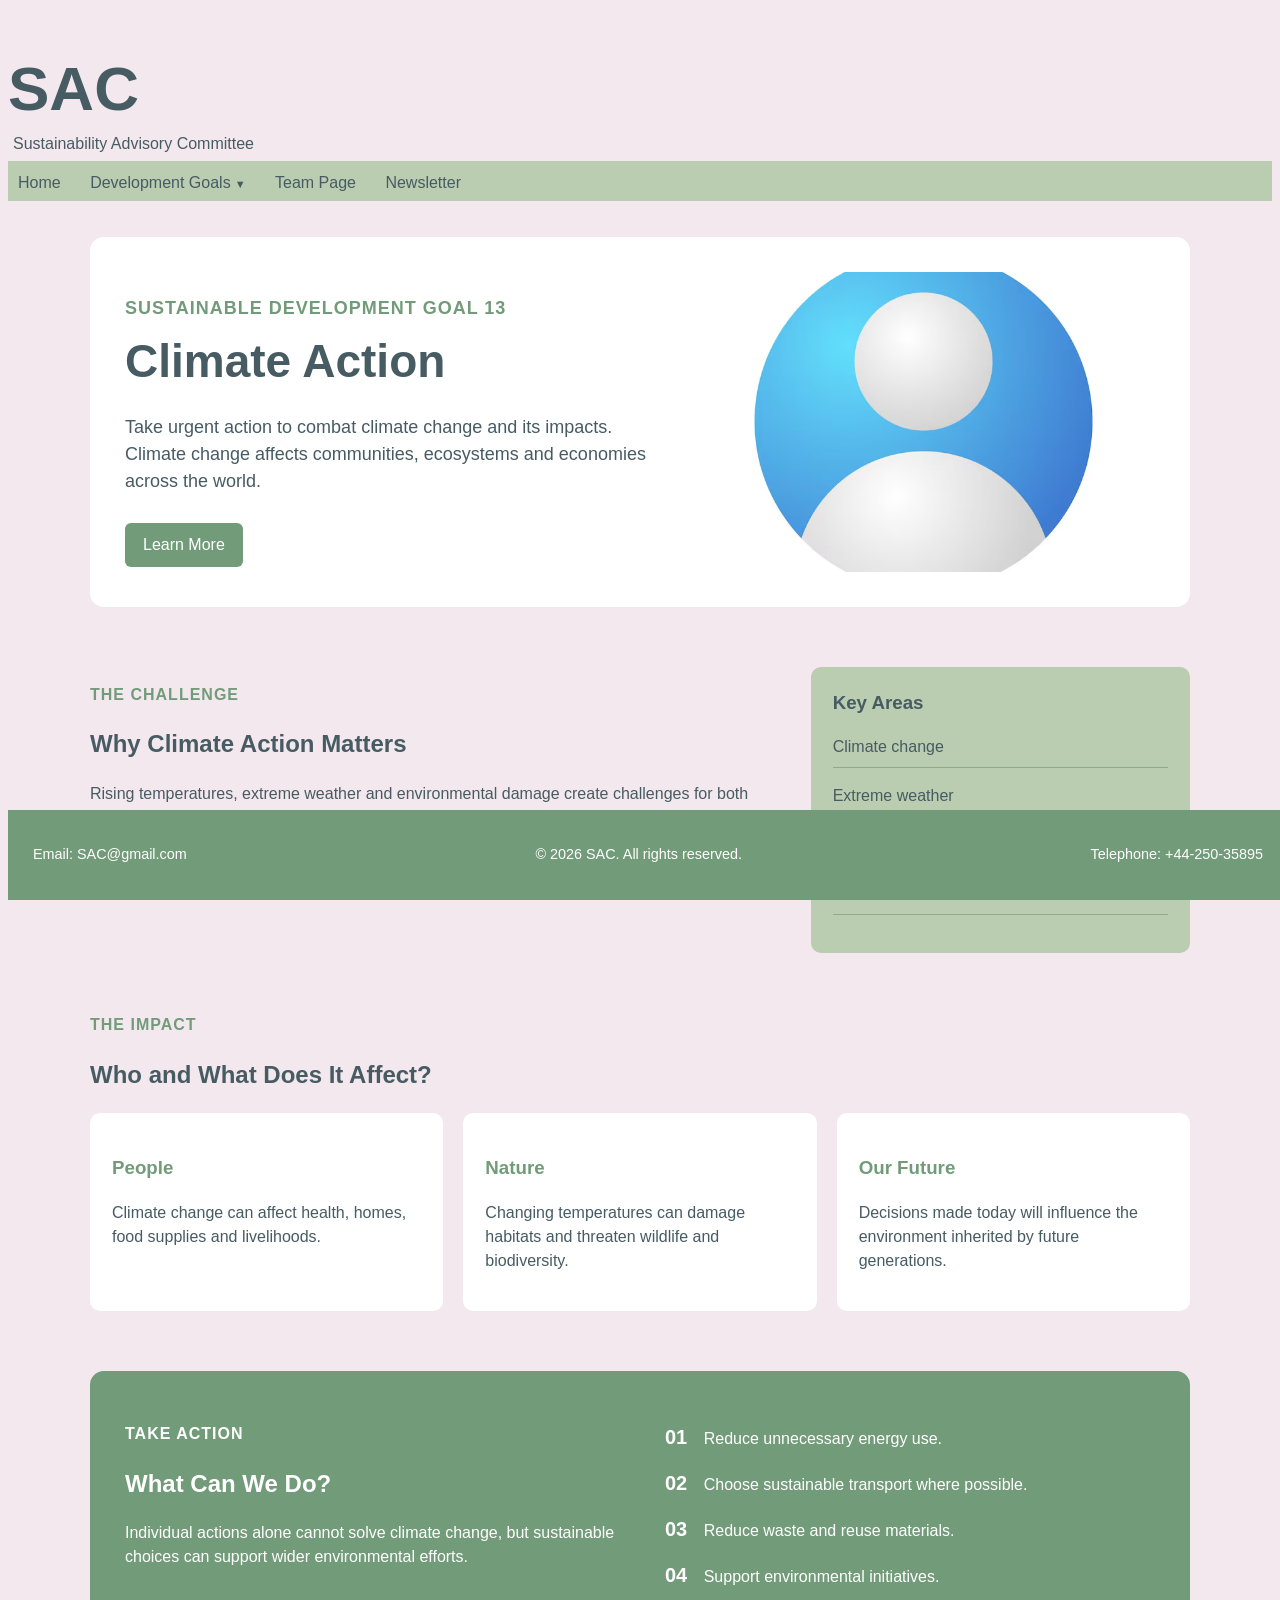
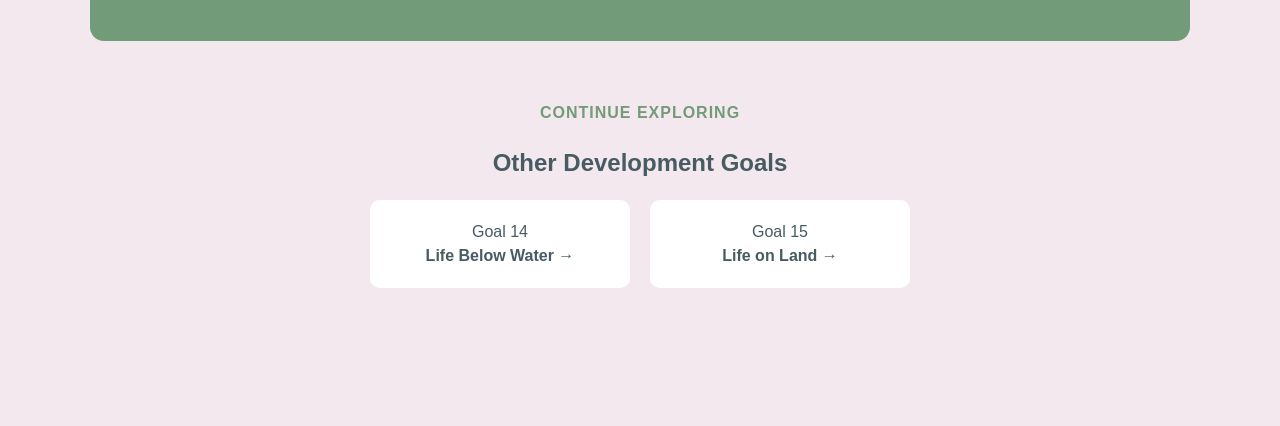
<file: goal13.html>
<!DOCTYPE html>
<html lang="en">

<head>
    <title>Goal 13 - Climate Action</title>
    <meta name="author" content="Kalvin Basha">
    <meta name="description" content="team, organization, members">
    <meta charset="UTF-8">
    <meta name="viewport" content="width=device-width, initial-scale=1.0">
    <link rel="stylesheet" href="sac.css">
</head>

<body>

    <header>
        <h1>SAC</h1>
        <p>Sustainability Advisory Committee</p>

        <nav>
            <ul>
                <li><a href="index.html">Home</a></li>

                <li class="dropdown">

                    <a href="sdgs.html" class="development-link">Development Goals</a>

                <details class="dropdown-details">
                    <summary class="dropdown-arrow"></summary>

                    <ul class="dropdown-menu">
                        <li><a href="goal13.html">Climate Action</a></li>
                        <li><a href="goal14.html">Life Below Water</a></li>
                        <li><a href="goal15.html">Life on Land</a></li>
                    </ul>
                </details>

                </li>

                <li><a href="teampage.html">Team Page</a></li>

                <li><a href="newsletter.html">Newsletter</a></li>
            </ul>
        </nav>
    </header>

    <main class="goal-page">

        <section class="goal-hero">

            <div class="goal-hero-text">
                <p class="section-label">Sustainable Development Goal 13</p>

                <h2>Climate Action</h2>

                <p>Take urgent action to combat climate change and its impacts. Climate change affects communities, ecosystems and economies across the world.</p>

                <a href="#learn-more" class="goal-button">Learn More</a>
            </div>

            <img src="assets/fillerImage.jpg" alt="Climate Action">
        </section>

        <section class="goal-overview" id="learn-more">

            <div>
                <p class="section-label">The Challenge</p>

                <h2>Why Climate Action Matters</h2>

                <p>Rising temperatures, extreme weather and environmental damage create challenges for both people and nature.</p>

                <p>Goal 13 encourages urgent action to reduce climate change, improve resilience and support a more sustainable future.</p>
            </div>

            <aside class="goal-facts">
                <h3>Key Areas</h3>

                <p>Climate change</p>
                <p>Extreme weather</p>
                <p>Carbon emissions</p>
                <p>Environmental resilience</p>
            </aside>

        </section>

        <section class="impact-section">

            <p class="section-label">The Impact</p>
            <h2>Who and What Does It Affect?</h2>

            <div class="impact-cards">

                <article>
                    <h3>People</h3>

                    <p>Climate change can affect health, homes, food supplies and livelihoods.</p>
                </article>

                <article>
                    <h3>Nature</h3>

                    <p>Changing temperatures can damage habitats and threaten wildlife and biodiversity.</p>
                </article>

                <article>
                    <h3>Our Future</h3>

                    <p>Decisions made today will influence the environment inherited by future generations.</p>
                </article>

            </div>

        </section>

        <section class="action-section">

            <div>
                <p class="action-label">TAKE ACTION</p>

                <h2>What Can We Do?</h2>

                <p>Individual actions alone cannot solve climate change, but sustainable choices can support wider environmental efforts.</p>
            </div>

            <div class="action-items">

                <p><strong>01</strong> Reduce unnecessary energy use.</p>

                <p><strong>02</strong> Choose sustainable transport where possible.</p>

                <p><strong>03</strong> Reduce waste and reuse materials.</p>

                <p><strong>04</strong> Support environmental initiatives.</p>

            </div>

        </section>

        <section class="other-goals">

            <p class="section-label">Continue Exploring</p>

            <h2>Other Development Goals</h2>

            <div>
                <a href="goal14.html">Goal 14<br><strong>Life Below Water →</strong></a>

                <a href="goal15.html">Goal 15<br><strong>Life on Land →</strong></a>
            </div>

        </section>

    </main>

        <footer>
            <p>Email: SAC@gmail.com</p>
            <p>&copy; 2026 SAC. All rights reserved.</p>
            <p>Telephone: +44-250-35895</p>
        </footer>

</body>

</html>
</file>
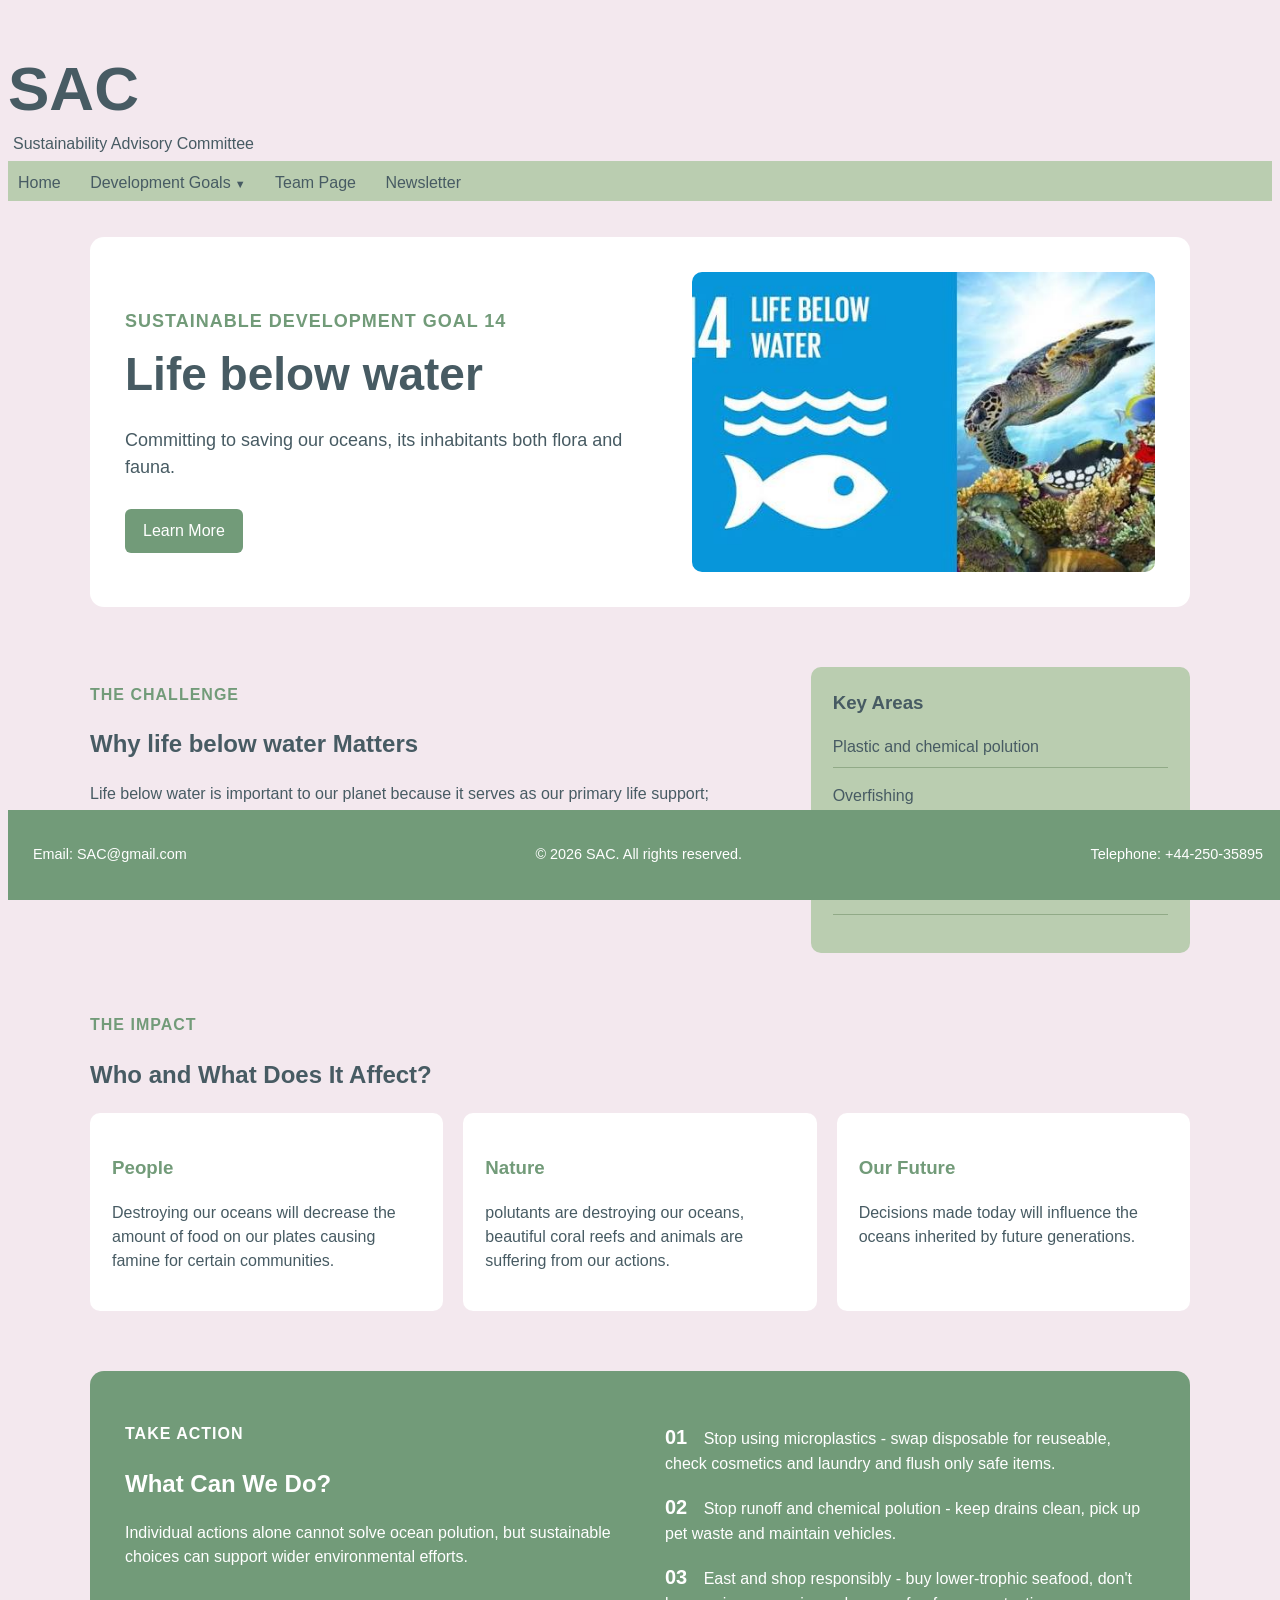
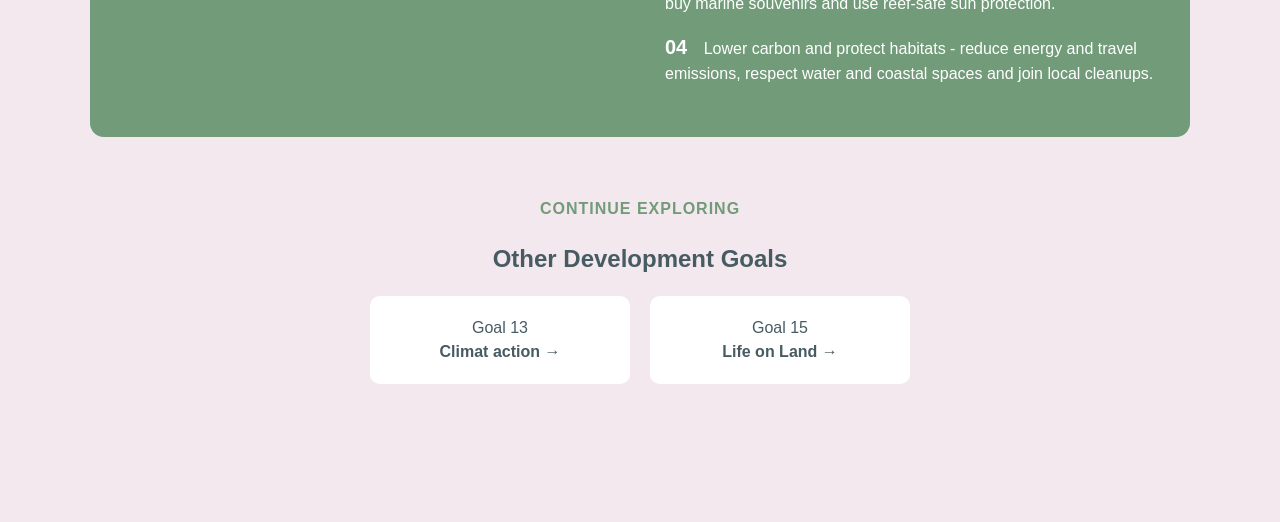
<file: goal14.html>
<!DOCTYPE html>
<html lang="en">

<head>
    <title>Goal 14 - Life below water</title>
    <meta name="author" content="Kalvin Basha & Aiden Fuller">
    <meta name="description" content="team, organization, members">
    <meta charset="UTF-8">
    <meta name="viewport" content="width=device-width, initial-scale=1.0">
    <link rel="stylesheet" href="sac.css">
</head>

<body>

    <header>
        <h1>SAC</h1>
        <p>Sustainability Advisory Committee</p>

        <nav>
            <ul>
                <li><a href="index.html">Home</a></li>

                <li class="dropdown">

                    <a href="sdgs.html" class="development-link">Development Goals</a>

                <details class="dropdown-details">
                    <summary class="dropdown-arrow"></summary>

                    <ul class="dropdown-menu">
                        <li><a href="goal13.html">Climate Action</a></li>
                        <li><a href="goal14.html">Life Below Water</a></li>
                        <li><a href="goal15.html">Life on Land</a></li>
                    </ul>
                </details>

                </li>

                <li><a href="teampage.html">Team Page</a></li>

                <li><a href="newsletter.html">Newsletter</a></li>
            </ul>
        </nav>
    </header>

    <main class="goal-page">

        <section class="goal-hero">

            <div class="goal-hero-text">
                <p class="section-label">Sustainable Development Goal 14</p>

                <h2>Life below water</h2>

                <p>Committing to saving our oceans, its inhabitants both flora and fauna. </p>

                <a href="#learn-more" class="goal-button">Learn More</a>
            </div>

            <img src="assets/LifeBelowWater.jpg" alt="Life below water">
        </section>

        <section class="goal-overview" id="learn-more">

            <div>
                <p class="section-label">The Challenge</p>

                <h2>Why life below water Matters</h2>

                <p>Life below water is important to our planet because it serves as our primary life support; producing over 50% of the Earth's oxygen means we can't live without it. </p>

                <p>Goal 14 encourages urgent action to reduce the damage to our oceans, building a brigther future for the next generation.</p>
            </div>

            <aside class="goal-facts">
                <h3>Key Areas</h3>

                <p>Plastic and chemical polution</p>
                <p>Overfishing</p>
                <p>Acidification</p>
                <p>Coastal habitat destruction</p>
            </aside>

        </section>

        <section class="impact-section">

            <p class="section-label">The Impact</p>
            <h2>Who and What Does It Affect?</h2>

            <div class="impact-cards">

                <article>
                    <h3>People</h3>

                    <p>Destroying our oceans will decrease the amount of food on our plates causing famine for certain communities.</p>
                </article>

                <article>
                    <h3>Nature</h3>

                    <p>polutants are destroying our oceans, beautiful coral reefs and animals are suffering from our actions.</p>
                </article>

                <article>
                    <h3>Our Future</h3>

                    <p>Decisions made today will influence the oceans inherited by future generations.</p>
                </article>

            </div>

        </section>

        <section class="action-section">

            <div>
                <p class="action-label">TAKE ACTION</p>

                <h2>What Can We Do?</h2>

                <p>Individual actions alone cannot solve ocean polution, but sustainable choices can support wider environmental efforts.</p>
            </div>

            <div class="action-items">

                <p><strong>01</strong> Stop using microplastics - swap disposable for reuseable, check cosmetics and laundry and flush only safe items.</p>

                <p><strong>02</strong> Stop runoff and chemical polution - keep drains clean, pick up pet waste and maintain vehicles.</p>

                <p><strong>03</strong> East and shop responsibly - buy lower-trophic seafood, don't buy marine souvenirs and use reef-safe sun protection.</p>

                <p><strong>04</strong> Lower carbon and protect habitats - reduce energy and travel emissions, respect water and coastal spaces and join local cleanups.</p>

            </div>

        </section>

        <section class="other-goals">

            <p class="section-label">Continue Exploring</p>

            <h2>Other Development Goals</h2>

            <div>
                <a href="goal13.html">Goal 13<br><strong>Climat action →</strong></a>

                <a href="goal15.html">Goal 15<br><strong>Life on Land →</strong></a>
            </div>

        </section>

    </main>

        <footer>
            <p>Email: SAC@gmail.com</p>
            <p>&copy; 2026 SAC. All rights reserved.</p>
            <p>Telephone: +44-250-35895</p>
        </footer>

</body>

</html>
</file>
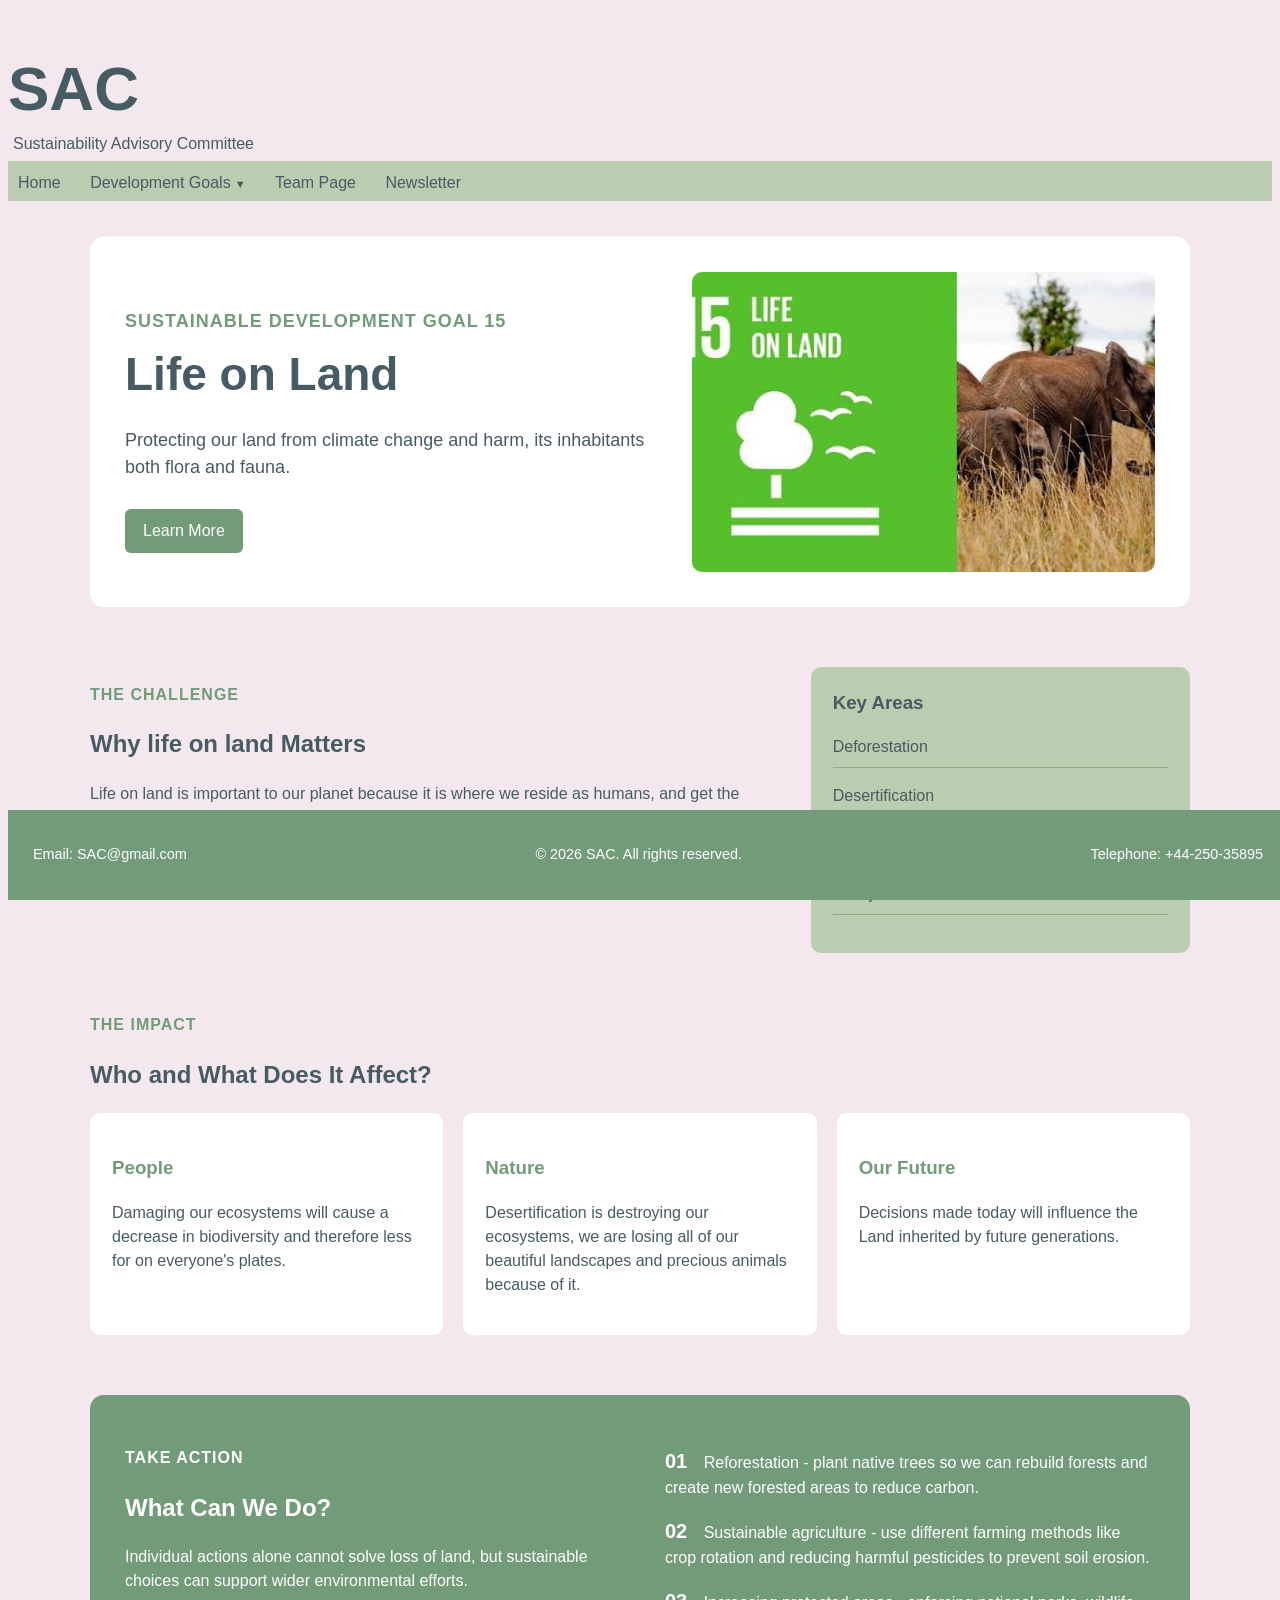
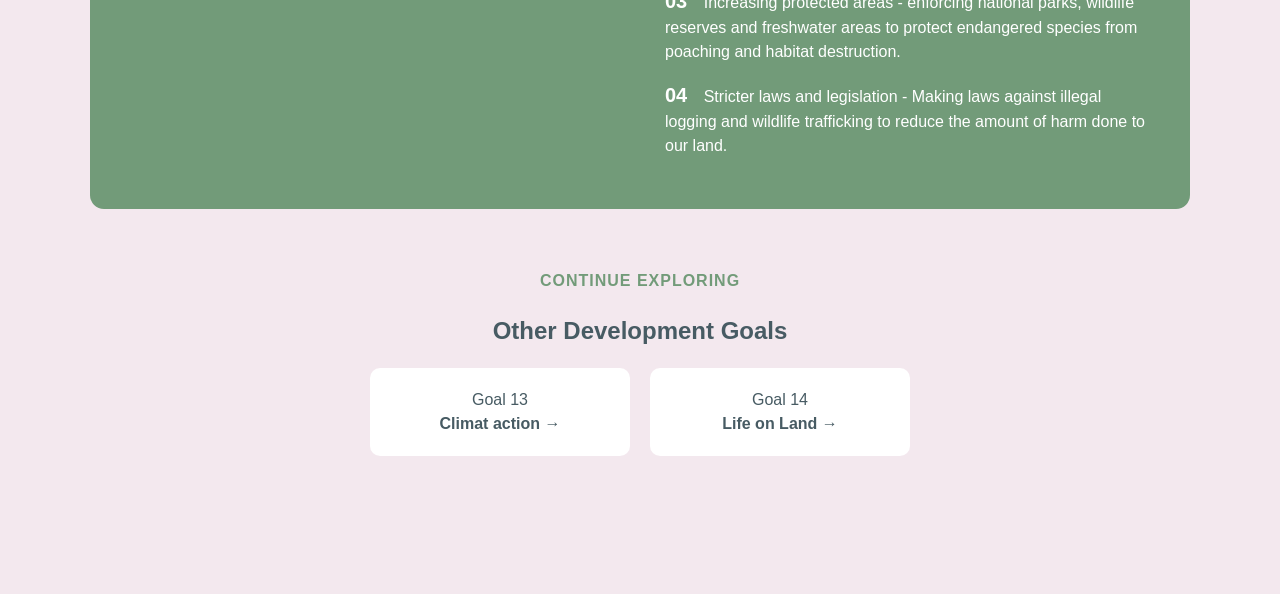
<file: goal15.html>
<!DOCTYPE html>
<html lang="en">

<head>
    <title>Goal 14 - Life below water</title>
    <meta name="author" content="Aiden Fuller">
    <meta name="description" content="team, organization, members">
    <meta charset="UTF-8">
    <meta name="viewport" content="width=device-width, initial-scale=1.0">
    <link rel="stylesheet" href="sac.css">
</head>

<body>

    <header>
        <h1>SAC</h1>
        <p>Sustainability Advisory Committee</p>

        <nav>
            <ul>
                <li><a href="index.html">Home</a></li>

                <li class="dropdown">

                    <a href="sdgs.html" class="development-link">Development Goals</a>

                <details class="dropdown-details">
                    <summary class="dropdown-arrow"></summary>

                    <ul class="dropdown-menu">
                        <li><a href="goal13.html">Climate Action</a></li>
                        <li><a href="goal14.html">Life Below Water</a></li>
                        <li><a href="goal15.html">Life on Land</a></li>
                    </ul>
                </details>

                </li>

                <li><a href="teampage.html">Team Page</a></li>

                <li><a href="newsletter.html">Newsletter</a></li>
            </ul>
        </nav>
    </header>

    <main class="goal-page">

        <section class="goal-hero">

            <div class="goal-hero-text">
                <p class="section-label">Sustainable Development Goal 15</p>

                <h2>Life on Land</h2>

                <p>Protecting our land from climate change and harm, its inhabitants both flora and fauna. </p>

                <a href="#learn-more" class="goal-button">Learn More</a>
            </div>

            <img src="assets/LifeOnLand.jpg" alt="Life on Land">
        </section>

        <section class="goal-overview" id="learn-more">

            <div>
                <p class="section-label">The Challenge</p>

                <h2>Why life on land Matters</h2>

                <p>Life on land is important to our planet because it is where we reside as humans, and get the majority of our food from. </p>

                <p>Goal 15 encourages urgent action to reduce the pollution and damage to land building a brigther future for the next generation.</p>
            </div>

            <aside class="goal-facts">
                <h3>Key Areas</h3>

                <p>Deforestation</p>
                <p>Desertification</p>
                <p>Biodiversity</p>
                <p>Ecosystems</p>
            </aside>

        </section>

        <section class="impact-section">

            <p class="section-label">The Impact</p>
            <h2>Who and What Does It Affect?</h2>

            <div class="impact-cards">

                <article>
                    <h3>People</h3>

                    <p>Damaging our ecosystems will cause a decrease in biodiversity and therefore less for on everyone's plates.</p>
                </article>

                <article>
                    <h3>Nature</h3>

                    <p>Desertification is destroying our ecosystems, we are losing all of our beautiful landscapes and precious animals because of it.</p>
                </article>

                <article>
                    <h3>Our Future</h3>

                    <p>Decisions made today will influence the Land inherited by future generations.</p>
                </article>

            </div>

        </section>

        <section class="action-section">

            <div>
                <p class="action-label">TAKE ACTION</p>

                <h2>What Can We Do?</h2>

                <p>Individual actions alone cannot solve loss of land, but sustainable choices can support wider environmental efforts.</p>
            </div>

            <div class="action-items">

                <p><strong>01</strong> Reforestation - plant native trees so we can rebuild forests and create new forested areas to reduce carbon.</p>

                <p><strong>02</strong> Sustainable agriculture - use different farming methods like crop rotation and reducing harmful pesticides to prevent soil erosion.</p>

                <p><strong>03</strong> Increasing protected areas - enforcing national parks, wildlife reserves and freshwater areas to protect endangered species from poaching and habitat destruction.</p>

                <p><strong>04</strong> Stricter laws and legislation - Making laws against illegal logging and wildlife trafficking to reduce the amount of harm done to our land.</p>

            </div>

        </section>

        <section class="other-goals">

            <p class="section-label">Continue Exploring</p>

            <h2>Other Development Goals</h2>

            <div>
                <a href="goal13.html">Goal 13<br><strong>Climat action →</strong></a>

                <a href="goal14.html">Goal 14<br><strong>Life on Land →</strong></a>
            </div>

        </section>

    </main>

        <footer>
            <p>Email: SAC@gmail.com</p>
            <p>&copy; 2026 SAC. All rights reserved.</p>
            <p>Telephone: +44-250-35895</p>
        </footer>

</body>

</html>
</file>
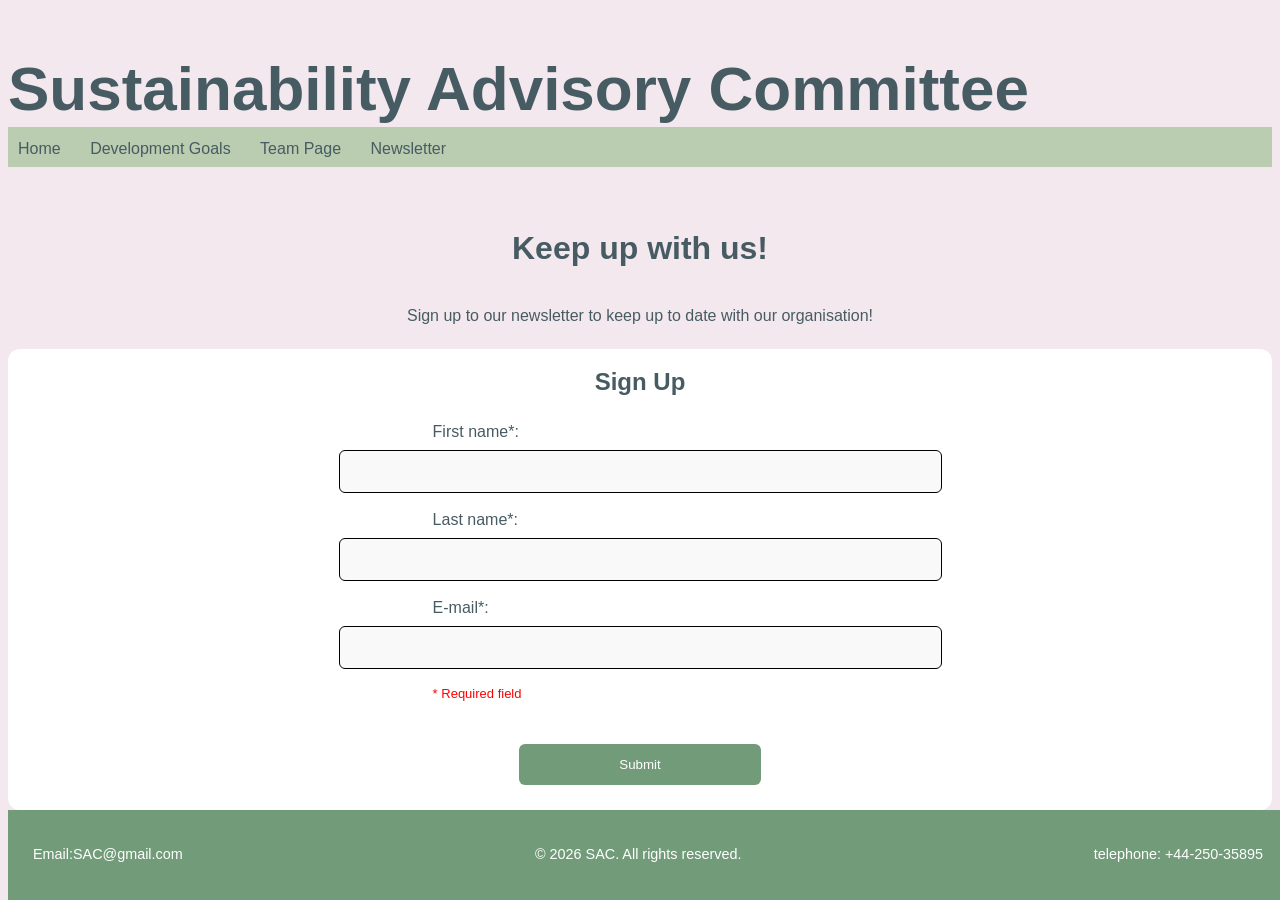
<file: newsletter.html>
<!DOCTYPE html>
<html lang="en">
<head>
    <title>Newsletter</title>
    <meta name="author" content="Jun Mac">
    <meta name="keywords" content="Sustainability, team, organization, members">
    <meta name="description" content="Sustainability Advisory Committee">
    <meta charset="UTF-8">
    <meta name="viewport" content="width=device-width, initial-scale=1.0">
    <link rel="stylesheet" href="sac.css">
</head>

<body>
    <header>
        <h1> Sustainability Advisory Committee</h1>
        <nav>
            <ul>
                <li><a href="index.html">Home</a></li>
                <li><a href="sdgs.html">Development Goals</a></li>
                <li><a href="teampage.html">Team Page</a></li>
                <li><a href="newsletter.html">Newsletter</a></li>
            </ul>
    </header>
    <main class="newsletterPage">
    <h3>Keep up with us!</h3>

    <h4>Sign up to our newsletter to keep up to date with our organisation!</h4>
    <section>
        <form id = "myForm">
            <fieldset>
                <legend>Sign Up</legend>
                <label for="fname">First name*:</label>
                <input type="text" id="fname" name="fName" required>
                <label for="lname">Last name*:</label>
                <input type="text" id="lname" name="lName" required>
                <label for="Email">E-mail*:</label>
                <input type="email" id="Email" name="Email" required>
                <p class="confirmMessage">* Required field</p>
                <input type="submit" id="signUp" value="Submit">
            </fieldset>
        </form>
    </section>

    </main>

    <footer>
        <p>Email:SAC@gmail.com </p>
        <p>&copy; 2026 SAC. All rights reserved.</p>
        <p> telephone: +44-250-35895</p>
    </footer>
</body>
</html>
</file>
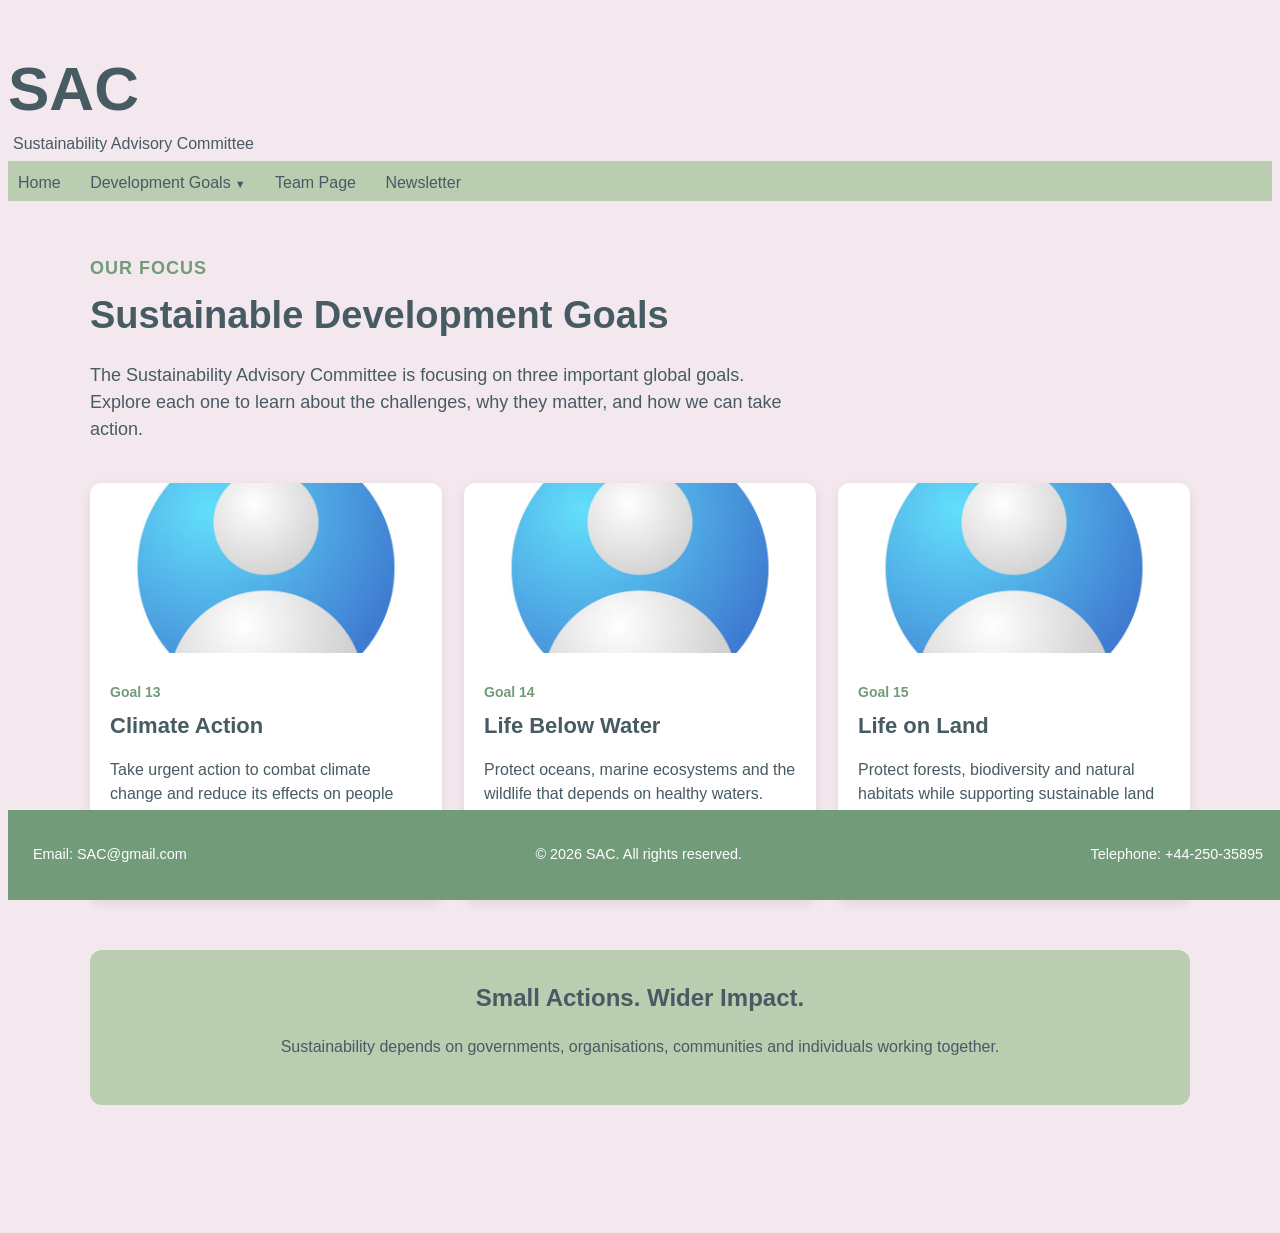
<file: sdgs.html>
<!DOCTYPE html>
<html lang="en">

<head>
    <title>Development Goals</title>
    <meta name="author" content="Kalvin Basha">
    <meta name="description" content="team, organization, members">
    <meta charset="UTF-8">
    <meta name="viewport" content="width=device-width, initial-scale=1.0">
    <link rel="stylesheet" href="sac.css">
</head>

<body>

    <header>
        <h1>SAC</h1>
        <p>Sustainability Advisory Committee</p>

        <nav>
            <ul>
                <li><a href="index.html">Home</a></li>

                <li class="dropdown">

                    <a href="sdgs.html" class="development-link">Development Goals</a>

                <details class="dropdown-details">
                    <summary class="dropdown-arrow"></summary>

                    <ul class="dropdown-menu">
                        <li><a href="goal13.html">Climate Action</a></li>
                        <li><a href="goal14.html">Life Below Water</a></li>
                        <li><a href="goal15.html">Life on Land</a></li>
                    </ul>
                </details>

                </li>

                <li><a href="teampage.html">Team Page</a></li>

                <li><a href="newsletter.html">Newsletter</a></li>
            </ul>
        </nav>
    </header>

    <main class="sdgs-page">

        <section class="sdgs-hero">
            <p class="section-label">Our Focus</p>
            <h2>Sustainable Development Goals</h2>
            <p>The Sustainability Advisory Committee is focusing on three important global goals. Explore each one to learn about the challenges, why they matter, and how we can take action.</p>
        </section>


        <section class="goal-cards">

            <article class="goal-card">
                <img src="assets/fillerImage.jpg" alt="Climate Action">

                <div class="goal-card-content">
                    <span>Goal 13</span>

                    <h3>Climate Action</h3>

                    <p>Take urgent action to combat climate change and reduce its effects on people and the environment.</p>

                    <a href="goal13.html">Explore Goal →</a>
                </div>
            </article>


            <article class="goal-card">
                <img src="assets/fillerImage.jpg" alt="Life Below Water">

                <div class="goal-card-content">
                    <span>Goal 14</span>

                    <h3>Life Below Water</h3>

                    <p>Protect oceans, marine ecosystems and the wildlife that depends on healthy waters.</p>

                    <a href="goal14.html">Explore Goal →</a>
                </div>
            </article>


            <article class="goal-card">
                <img src="assets/fillerImage.jpg" alt="Life on Land">

                <div class="goal-card-content">
                    <span>Goal 15</span>

                    <h3>Life on Land</h3>

                    <p>Protect forests, biodiversity and natural habitats while supporting sustainable land use.</p>

                    <a href="goal15.html">Explore Goal →</a>
                </div>
            </article>

        </section>


        <section class="sdgs-bottom">
            <h2>Small Actions. Wider Impact.</h2>

            <p>Sustainability depends on governments, organisations, communities and individuals working together.</p>
        </section>

    </main>

    <footer>
        <p>Email: SAC@gmail.com</p>
        <p>&copy; 2026 SAC. All rights reserved.</p>
        <p>Telephone: +44-250-35895</p>
    </footer>

</body>

</html>
</file>
<file: sac.css>
/*This is our CSS FIle, When you editing this file to format your page use comments to separate your code 
from others, this will make it easier for us to read your code and understand what you have done. In order to collaborate effectively, 
When pushing changes to the repository add comments to explain your changes. Pull the css file and Create a new branch in git to save your changes. Do not commit directly to the main branch. */

body {
    background-color: #F3E8EE;
    color: #475B63;
    font-family:Arial, Helvetica, sans-serif;
    font-size: 16px;
    line-height: 1.5;
    padding: 0;
}

/* Header Styles */
header {
    background-color: #F3E8EE;
    color: #475B63;
    text-align: left;
    height: 100px;
    padding-bottom: 50px;

  
}
header>h1{
    
    font-size: 62px;
    height: 65px;
    margin-bottom: 20px;

   

}

header>p{

    margin: 0;
    padding: 5px;
  
}

header>nav {
    background-color: #bacdb0;
    text-align:left;
    Padding: 5px;
    height:30px;
    
}

nav ul {
    list-style: none; 
    margin: 0;
    padding: 5px; 
}

nav ul li{
    display: inline;
    margin-right: 25px;
   
  


}

nav ul li a {
    text-decoration: none;
    color: #475B63;

}

nav ul li.active{
    border-bottom:3px solid #475B63;
    padding:0;


}


/*footer styles*/

footer {
    background-color: #729B79;
    bottom: 0;
    position: absolute;
    width: 100%;
    min-height: 30px;
    padding-top: 20px;
    padding-bottom:20px;
    display: flex;
    justify-content: space-between;
    align-items: center;
}

footer p {
    font-size: 0.9em;
    color: #fff;
    margin-left: 25px;
    margin-right: 25px;
}
footer a:hover{
    background-color: #000000;
    color:#fff;

}





/* NEWSLETTER CSS */

.newsletterPage h3 {
    text-align: center;
    font-size: 32px;
}

.newsletterPage h4 {
    text-align: center;
    font-weight: normal;
}

#myForm {
    background-color: white;
    padding: 15px;
    border-radius: 12px;
}

#myForm fieldset {
    border: none;
}

#myForm legend {
    font-size: 24px;
    font-weight: bold;
    text-align: center;
}

#myForm label {
    display: block;
    width: 80%;
    margin: 15px auto 6px;
    text-align: left;
    padding-left: 275px;
    box-sizing: border-box;
}


#myForm input[type="text"]{
    width: 50%;
    display: block;
    margin: 0 auto;
    box-sizing: border-box;
    padding: 13px;
    border: 1px solid black;
    border-radius: 6px;
    background-color: #F9F9F9;
}

#myForm input[type="email"] {
    width: 50%;
    display: block;
    margin: 0 auto;
    box-sizing: border-box;
    padding: 13px;
    border: 1px solid black;
    border-radius: 6px;
    background-color: #F9F9F9;
}

#myForm input[type="submit"] {
    width: 20%;
    display: block;
    padding: 13px;
    margin: 40px auto 0;
    background-color: #729B79;
    color: white;
    border: none;
    border-radius: 6px;
    cursor: pointer;
}

#myForm .confirmMessage {
    width: 80%;
    margin: 15px auto 0;
    padding-left: 275px;
    box-sizing: border-box;
    text-align: left;
    font-size: 13px;
    color: red;
}




/* ALL DEVELOPMENT PAGES DROPDOWN MENU ON NAVBAR */

nav ul li.dropdown {
    position: relative;
    display: inline-flex;
    align-items: center;
}

.development-link {
    color: #475B63;
    text-decoration: none;
}

.development-link:hover {
    color: white;
}

.dropdown-details {
    display: inline-block;
    margin-left: 4px;
}

.dropdown-arrow {
    list-style: none;
    cursor: pointer;
    color: #475B63;
}

/* this removes Safari's default arrow because it was messing up with the design */
.dropdown-arrow::-webkit-details-marker {
    display: none;
}

.dropdown-arrow::after {
    content: "▼";
    font-size: 11px;
}

.dropdown-arrow:hover {
    color: white;
}

.dropdown-menu {
    position: absolute;
    top: 30px;
    left: 0;
    background-color: white;
    min-width: 190px;
    margin: 0;
    padding: 6px 0;
    border: 1px solid #bacdb0;
    border-radius: 8px;
    box-shadow: 0 4px 10px rgba(0, 0, 0, 0.12);
    z-index: 1000;
}

.dropdown-menu li {
    display: block;
    margin: 0;
}

.dropdown-menu li a {
    display: block;
    padding: 10px 14px;
    color: #475B63;
    text-decoration: none;
    white-space: nowrap;
}

.dropdown-menu li a:hover {
    background-color: #729B79;
    color: white;
}

















/* DEVELOPMENT GOALS MAIN PAGE */

.sdgs-page {
    max-width: 1100px;
    margin: auto;
    padding: 45px 25px 120px;
}

.sdgs-hero {
    max-width: 720px;
    margin-bottom: 40px;
}

.section-label {
    color: #729B79;
    font-weight: bold;
    text-transform: uppercase;
    letter-spacing: 1px;
    margin-bottom: 5px;
}

.sdgs-hero h2 {
    font-size: 38px;
    margin: 5px 0 12px;
}

.sdgs-hero p {
    font-size: 18px;
}


/* Goal Cards */

.goal-cards {
    display: flex;
    gap: 22px;
    margin-bottom: 50px;
}

.goal-card {
    flex: 1;
    background-color: white;
    border-radius: 12px;
    overflow: hidden;
    box-shadow: 0 4px 12px rgba(0, 0, 0, 0.08);
    transition: transform 0.2s;
}

.goal-card:hover {
    transform: translateY(-5px);
}

.goal-card img {
    width: 100%;
    height: 170px;
    object-fit: cover;
}

.goal-card-content {
    padding: 20px;
}

.goal-card-content span {
    color: #729B79;
    font-weight: bold;
    font-size: 14px;
}

.goal-card h3 {
    color: #475B63;
    font-size: 22px;
    margin: 5px 0 10px;
}

.goal-card a {
    display: inline-block;
    margin-top: 10px;

    color: #729B79;
    font-weight: bold;
    text-decoration: none;
}

.goal-card a:hover {
    color: #475B63;
}


/* The bottom message */

.sdgs-bottom {
    background-color: #bacdb0;
    padding: 30px;
    border-radius: 12px;
    text-align: center;
}

.sdgs-bottom h2 {
    margin-top: 0;
}


/* Mobile stuff */

@media screen and (max-width: 800px) {

    .goal-cards {
        flex-direction: column;
    }

}














/* INDIVIDUAL DEVELOPMENT GOAL PAGES */

.goal-page {
    max-width: 1100px;
    margin: auto;
    padding: 45px 25px 130px;
}


/* Hero */

.goal-hero {
    display: flex;
    align-items: center;
    gap: 40px;

    background-color: white;
    padding: 35px;

    border-radius: 14px;
    margin-bottom: 60px;
}

.goal-hero-text {
    flex: 1;
}

.goal-hero h2 {
    font-size: 46px;
    margin: 5px 0 15px;
}

.goal-hero-text > p {
    font-size: 18px;
}

.goal-hero img {
    width: 45%;
    height: 300px;
    object-fit: cover;
    border-radius: 10px;
}

.goal-button {
    display: inline-block;

    background-color: #729B79;
    color: white;

    padding: 10px 18px;
    margin-top: 10px;

    border-radius: 6px;
    text-decoration: none;
}

.goal-button:hover {
    background-color: #5f8366;
}


/* Overview */

.goal-overview {
    display: flex;
    gap: 50px;
    margin-bottom: 60px;
}

.goal-overview > div {
    flex: 2;
}

.goal-facts {
    flex: 1;

    background-color: #bacdb0;
    padding: 22px;

    border-radius: 10px;
}

.goal-facts h3 {
    margin-top: 0;
}

.goal-facts p {
    border-bottom: 1px solid #91aa87;
    padding-bottom: 8px;
}


/* Impact */

.impact-section {
    margin-bottom: 60px;
}

.impact-cards {
    display: flex;
    gap: 20px;
}

.impact-cards article {
    flex: 1;

    background-color: white;
    padding: 22px;

    border-radius: 10px;
}

.impact-cards h3 {
    color: #729B79;
}


/* Actions */

.action-section {
    background-color: #729B79;
    color: white;

    border-radius: 14px;

    padding: 35px;

    display: flex;
    gap: 50px;

    margin-bottom: 60px;
}

.action-section > div {
    flex: 1;
}

.action-label {
    font-weight: bold;
    letter-spacing: 1px;
}

.action-items strong {
    margin-right: 12px;
    font-size: 20px;
}


/* Other Goals */

.other-goals {
    text-align: center;
}

.other-goals > div {
    display: flex;
    justify-content: center;
    gap: 20px;
}

.other-goals a {
    width: 220px;

    background-color: white;
    color: #475B63;

    padding: 20px;

    border-radius: 10px;
    text-decoration: none;
}

.other-goals a:hover {
    background-color: #bacdb0;
}


/* Mobile stuff again */

@media screen and (max-width: 800px) {

    .goal-hero,
    .goal-overview,
    .impact-cards,
    .action-section,
    .other-goals > div {
        flex-direction: column;
    }

    .goal-hero img {
        width: 100%;
    }

    .other-goals a {
        width: auto;
    }

}
</file>
